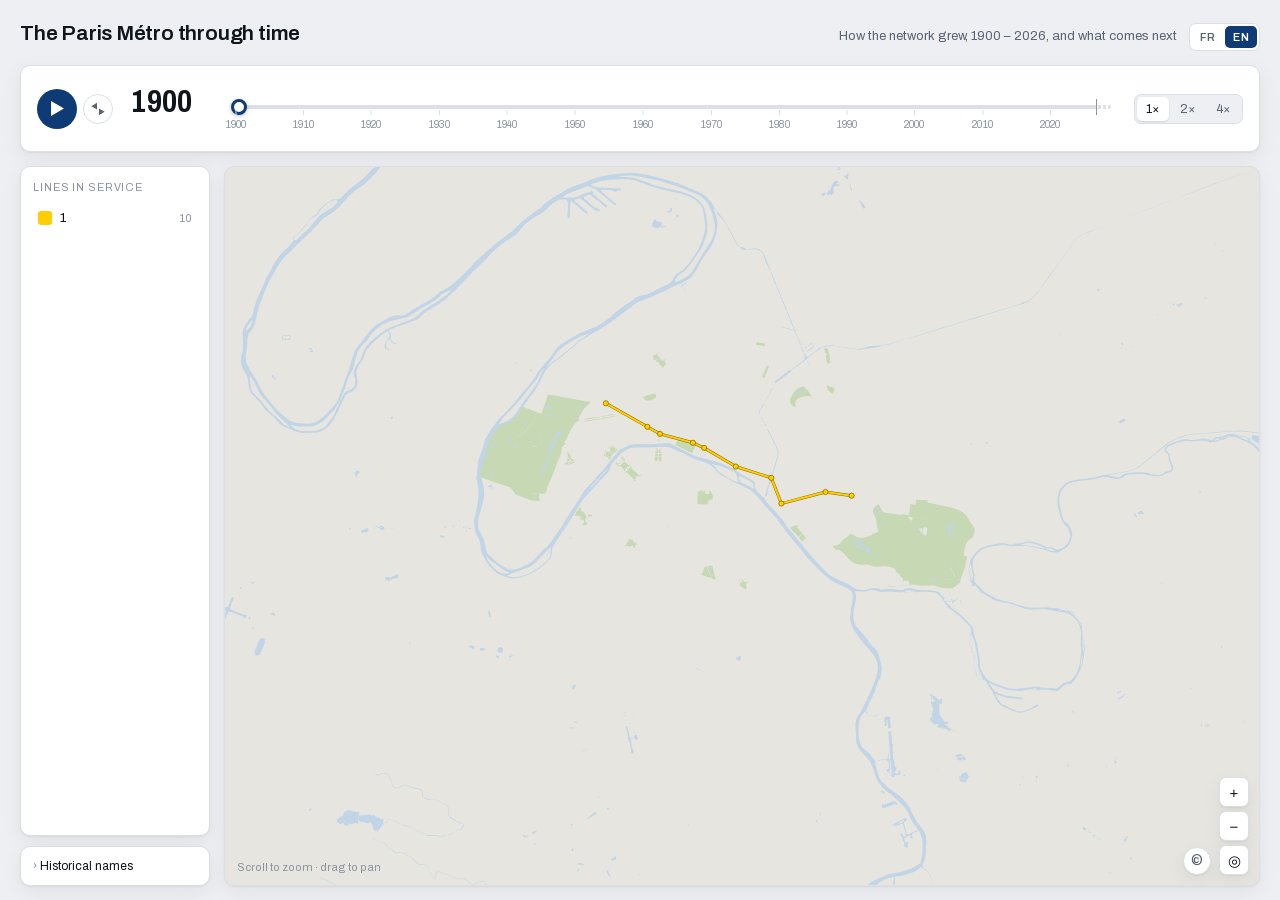
<file: app/index.html>
<!DOCTYPE html>
<html lang="fr">
<head>
<meta charset="utf-8">
<meta name="viewport" content="width=device-width, initial-scale=1, viewport-fit=cover">
<title>Chronologie du métro de Paris</title>
<meta name="description" content="L'expansion du métro parisien de 1900 à 2026, année par année, et les lignes en projet jusqu'en 2028.">
<meta name="color-scheme" content="light dark">
<meta property="og:type" content="website">
<meta property="og:title" content="The Paris Métro through time">
<meta property="og:description" content="Every station and stretch of track since 1900, year by year, and the lines to come.">
<meta property="og:image" content="https://metro-de-paris.puzzled-data.com/social.png">
<meta property="og:image:width" content="1200">
<meta property="og:image:height" content="630">
<meta property="og:url" content="https://metro-de-paris.puzzled-data.com/">
<meta name="twitter:card" content="summary_large_image">
<link rel="icon" href="favicon.svg" type="image/svg+xml">
<link rel="stylesheet" href="css/app.css">
</head>
<body>

<div id="app">

  <header>
    <h1 data-i18n="title">Chronologie du métro de Paris</h1>
    <div class="header-end">
      <div class="subtitle" data-i18n="subtitle">L'expansion du réseau, 1900 – 2026, et ce qui vient</div>
      <div class="lang" id="lang" role="group" data-i18n-aria-label="lang.group">
        <button data-lang="fr" aria-pressed="true">FR</button>
        <button data-lang="en" aria-pressed="false">EN</button>
      </div>
    </div>
  </header>

  <div class="timeline panel">
    <div class="transport">
      <button id="play" data-i18n-aria-label="play.start">
        <svg id="play-icon" viewBox="0 0 12 14" aria-hidden="true">
          <path d="M0 0 L12 7 L0 14 Z"/>
        </svg>
      </button>
      <button id="reverse" aria-pressed="false" data-i18n-aria-label="play.reverse">
        <svg viewBox="0 0 14 14" aria-hidden="true">
          <path d="M6 0.8 L0.3 4.2 L6 7.6 Z M8 6.4 L13.7 9.8 L8 13.2 Z"/>
        </svg>
      </button>
    </div>

    <div class="year-box">
      <div class="year" id="year" aria-live="polite">1900</div>
      <div class="year-flag" id="year-flag" data-i18n="year.planned">projet</div>
    </div>

    <div class="scrubber" id="scrubber" tabindex="0" role="slider"
         data-i18n-aria-label="scrubber"
         aria-valuemin="1900" aria-valuenow="1900">
      <div class="track"></div>
      <div class="fill" id="fill"></div>
      <!-- The projected stretch of the timeline, and the rule marking today.
           Drawn over the fill so scrubbing into the future still reads as
           projection. Positioned and shown by positionEra() in app.js. -->
      <div class="future" id="future"></div>
      <div class="today" id="today"></div>
      <div class="handle" id="handle"></div>
    </div>

    <div class="speed" id="speed" role="group" data-i18n-aria-label="speed">
      <button data-speed="1" aria-pressed="true">1&times;</button>
      <button data-speed="2" aria-pressed="false">2&times;</button>
      <button data-speed="4" aria-pressed="false">4&times;</button>
    </div>
  </div>

  <main>
    <div class="rail">
      <div id="legend" class="panel">
        <div class="legend-title" data-i18n="legend">Lignes en service</div>
        <div class="chips" id="chips"></div>
        <div class="legend-note" id="legend-note" data-i18n="legend.planned"></div>
      </div>

      <details class="notes panel">
        <summary data-i18n="notes.title">Noms historiques</summary>
        <div data-i18n-html="notes.body"></div>
      </details>
    </div>

    <div id="map" class="panel">
      <div class="zoom-controls">
        <button id="zoom-in" data-i18n-aria-label="zoom.in">+</button>
        <button id="zoom-out" data-i18n-aria-label="zoom.out">&minus;</button>
        <button id="zoom-reset" data-i18n-aria-label="zoom.reset">&#9678;</button>
      </div>
      <div class="hint" data-i18n="hint">Molette pour zoomer &middot; glisser pour déplacer</div>
      <button id="credits-open" class="credits-btn" data-i18n-aria-label="credits.open">&copy;</button>
    </div>
  </main>

</div>

<div id="tooltip" role="tooltip"></div>

<dialog id="credits" aria-labelledby="credits-title">
  <div class="credits-head">
    <h2 id="credits-title" data-i18n="credits.title">Crédits et licences</h2>
    <button id="credits-close" data-i18n-aria-label="credits.close">&times;</button>
  </div>
  <div class="credits-body" data-i18n-html="credits.body"></div>
</dialog>

<script src="js/d3.v7.min.js"></script>
<script src="js/data.js"></script>
<script src="js/i18n.js"></script>
<script src="js/app.js"></script>
</body>
</html>
</file>
<file: app/css/app.css>
/* Archivo (Omnibus-Type, SIL OFL 1.1). One variable file carries both the
   normal and narrow widths through font-stretch, so the interface and the
   condensed year readout come from a single 88 KB download. Self-hosted
   rather than linked: the app is meant to run from file://, where a CDN
   stylesheet would not load. Latin subset only — nothing in the data or the
   interface goes above U+00FF, and the dashes sit in latin's U+2000 range. */

@font-face {
  font-family: "Archivo";
  font-style: normal;
  font-weight: 400 700;
  font-stretch: 62% 125%;
  font-display: swap;
  src: url("../fonts/archivo-latin-var.woff2") format("woff2");
}

/* Chronologie du métro de Paris — app styles.
   One palette, two themes: every colour is a custom property redefined under
   prefers-color-scheme, so nothing hard-codes a light-mode assumption. Metro
   line colours are data, not theme, and come from the GeoJSON. */

:root {
  --bg: #edeff2;          /* glazed tile white, cool rather than cream */
  --panel: #ffffff;
  --ink: #10151c;         /* near-black carrying the plate's blue bias */
  --muted: #5a6473;
  --faint: #8b94a3;
  --border: #dbdfe6;
  --water: #c2d5e6;
  --park: #c6d9b4;
  --land: #e7e5df;
  --accent: #0e3a76;      /* the enamel station plate, unchanged since 1900 */
  --highlight: #e3a23c;   /* Guimard amber, the one warm note */
  --shadow: 0 1px 2px rgba(0, 0, 0, .06), 0 6px 20px rgba(0, 0, 0, .06);
  --dim: .1;
  --radius: 10px;
}

@media (prefers-color-scheme: dark) {
  :root {
    --bg: #10141a;
    --panel: #171c24;
    --ink: #e8ebef;
    --muted: #939cab;
    --faint: #6d7788;
    --border: #262d38;
    --water: #1d3a50;
    --park: #1e2c1d;
    --land: #191c20;
    --accent: #7fb0ee;
    --highlight: #e3a23c;
    --shadow: 0 1px 2px rgba(0, 0, 0, .4), 0 6px 20px rgba(0, 0, 0, .35);
    --dim: .14;
  }
}

* { box-sizing: border-box; }

html, body {
  margin: 0;
  padding: 0;
  height: 100%;
}

body {
  background: var(--bg);
  color: var(--ink);
  font: 15px/1.5 "Archivo", -apple-system, BlinkMacSystemFont, "Segoe UI",
        Helvetica, Arial, sans-serif;
  font-stretch: 100%;
  -webkit-font-smoothing: antialiased;
  overflow: hidden;
}

#app {
  display: grid;
  grid-template-rows: auto auto minmax(0, 1fr);
  height: 100%;
  max-width: 1400px;
  margin: 0 auto;
  padding: 18px 20px 14px;
  gap: 14px;
}

/* ---------- header ---------- */

header {
  display: flex;
  align-items: baseline;
  justify-content: space-between;
  gap: 16px;
  flex-wrap: wrap;
}

h1 {
  margin: 0;
  font-size: 21px;
  font-weight: 600;
  letter-spacing: -.01em;
}

.subtitle {
  color: var(--muted);
  font-size: 13px;
}

/* ---------- timeline ---------- */

.timeline {
  display: grid;
  grid-template-columns: auto auto minmax(0, 1fr) auto;
  align-items: center;
  gap: 14px;
  /* the scrubber adds its own left margin, see .scrubber */
  background: var(--panel);
  border: 1px solid var(--border);
  border-radius: var(--radius);
  box-shadow: var(--shadow);
  padding: 12px 16px;
}

.transport {
  display: flex;
  align-items: center;
  gap: 6px;
}

#play {
  width: 40px;
  height: 40px;
  flex: none;
  border: none;
  border-radius: 50%;
  background: var(--accent);
  color: #fff;
  cursor: pointer;
  display: grid;
  place-items: center;
  transition: transform .12s ease, filter .12s ease;
}

#play:hover { filter: brightness(1.08); }
#play:active { transform: scale(.94); }
#play svg { width: 15px; height: 15px; fill: currentColor; }

/* A direction toggle rather than a second transport, so it sits smaller than
   play and latches on when time is running backwards. */
#reverse {
  width: 30px;
  height: 30px;
  flex: none;
  border: 1px solid var(--border);
  border-radius: 50%;
  background: var(--panel);
  color: var(--muted);
  cursor: pointer;
  display: grid;
  place-items: center;
  transition: transform .12s ease, color .12s ease, border-color .12s ease;
}

#reverse:hover { color: var(--accent); border-color: var(--accent); }
#reverse:active { transform: scale(.92); }
#reverse svg { width: 14px; height: 14px; fill: currentColor; }

#reverse[aria-pressed="true"] {
  background: var(--accent);
  border-color: var(--accent);
  color: #fff;
}

/* The flag sits under the year rather than beside it, so turning it on never
   shifts the year readout sideways mid-playback. */
.year-box {
  display: flex;
  flex-direction: column;
  justify-content: center;
  margin-left: 4px;
}

.year-flag {
  font-size: 10px;
  text-transform: uppercase;
  letter-spacing: .08em;
  font-weight: 600;
  color: var(--faint);
  visibility: hidden;
  margin-top: -2px;
}

.year-flag.on { visibility: visible; }

.year {
  font-variant-numeric: tabular-nums;
  font-stretch: 76%;       /* the narrow cut, from the same variable file */
  font-size: 32px;
  font-weight: 700;
  letter-spacing: 0;
  min-width: 4.2ch;
}

/* The scrubber is a plain div; the track, ticks and handle are absolutely
   positioned inside it and driven from JS. */
.scrubber {
  position: relative;
  height: 46px;
  margin-left: 18px;
  cursor: pointer;
  touch-action: none;      /* we handle the drag ourselves via pointer events */
  user-select: none;
  -webkit-user-select: none;
}

.scrubber:focus-visible {
  outline: 2px solid var(--accent);
  outline-offset: 4px;
  border-radius: 6px;
}

.track, .fill {
  position: absolute;
  top: 19px;
  height: 4px;
  border-radius: 2px;
  pointer-events: none;
}

.track { left: 9px; right: 9px; background: var(--border); }
.fill { left: 9px; background: var(--accent); }

/* Past today the timeline stops being a record. The track takes the same
   dashed language as the planned lines on the map, drawn over the fill so
   that scrubbing into the future does not paint it solid again. */
.future {
  position: absolute;
  top: 19px;
  height: 4px;
  right: 9px;
  border-radius: 2px;
  pointer-events: none;
  display: none;
  background: repeating-linear-gradient(
    90deg, var(--panel) 0 2px, transparent 2px 5px);
}

.today {
  position: absolute;
  top: 13px;
  width: 1px;
  height: 16px;
  background: var(--faint);
  pointer-events: none;
  display: none;
}

.future.on, .today.on { display: block; }

.tick {
  position: absolute;
  top: 31px;
  font-size: 10px;
  color: var(--faint);
  transform: translateX(-50%);
  pointer-events: none;
  font-variant-numeric: tabular-nums;
}

/* Sits between the track and the label rather than crossing the track. */
.tick::before {
  content: "";
  position: absolute;
  left: 50%;
  top: -7px;
  width: 1px;
  height: 5px;
  background: var(--border);
}

.handle {
  position: absolute;
  top: 21px;
  width: 16px;
  height: 16px;
  margin: -8px 0 0 -8px;
  border-radius: 50%;
  background: var(--panel);
  border: 3px solid var(--accent);
  box-shadow: 0 1px 4px rgba(0, 0, 0, .25);
  pointer-events: none;
  transition: transform .1s ease;
}

.scrubber.dragging .handle { transform: scale(1.2); }

.speed {
  display: flex;
  gap: 2px;
  background: var(--bg);
  border: 1px solid var(--border);
  border-radius: 7px;
  padding: 2px;
}

.speed button {
  border: none;
  background: none;
  color: var(--muted);
  font: inherit;
  font-size: 12px;
  padding: 3px 9px;
  border-radius: 5px;
  cursor: pointer;
}

.speed button[aria-pressed="true"] {
  background: var(--panel);
  color: var(--ink);
  box-shadow: 0 1px 2px rgba(0, 0, 0, .12);
}

/* ---------- main: legend rail + map ---------- */

main {
  display: grid;
  grid-template-columns: 190px minmax(0, 1fr);
  gap: 14px;
  min-height: 0;
}

.rail {
  display: flex;
  flex-direction: column;
  gap: 10px;
  min-height: 0;
}

.panel {
  background: var(--panel);
  border: 1px solid var(--border);
  border-radius: var(--radius);
  box-shadow: var(--shadow);
}

#legend {
  padding: 12px;
  overflow-y: auto;
  min-height: 0;
  flex: 1;
}

.legend-title {
  font-size: 11px;
  text-transform: uppercase;
  letter-spacing: .08em;
  color: var(--faint);
  margin-bottom: 9px;
}

.chip {
  display: flex;
  align-items: center;
  gap: 8px;
  padding: 4px 5px;
  border-radius: 6px;
  cursor: default;
  transition: opacity .15s ease, background .15s ease;
  font-size: 13px;
}

.chip:hover { background: var(--bg); }
.chip.dim { opacity: var(--dim); }

.swatch {
  width: 14px;
  height: 14px;
  border-radius: 3px;
  flex: none;
}

/* Hollow, mirroring the hollow stations on the map. */
.chip.planned .swatch {
  background: none !important;
  border: 2px solid;
}

.chip.planned .label { font-style: italic; }

.legend-note {
  display: none;
  margin-top: 10px;
  font-size: 11px;
  line-height: 1.35;
  color: var(--faint);
}

.legend-note.on { display: block; }

.count {
  margin-left: auto;
  color: var(--faint);
  font-size: 11px;
  font-variant-numeric: tabular-nums;
}

.notes {
  padding: 10px 12px;
  font-size: 12px;
  color: var(--muted);
}

.notes summary {
  cursor: pointer;
  color: var(--ink);
  font-size: 12px;
  list-style: none;
}

.notes summary::-webkit-details-marker { display: none; }
.notes summary::before { content: "› "; color: var(--faint); }
.notes[open] summary::before { content: "⌄ "; }
.notes p { margin: 8px 0 0; }
.notes b { color: var(--ink); font-weight: 600; }

/* ---------- map ---------- */

#map {
  position: relative;
  overflow: hidden;
  background: var(--land);
}

#map svg { display: block; width: 100%; height: 100%; }

.water { fill: var(--water); stroke: none; }
.parks { fill: var(--park); stroke: none; }

.line {
  fill: none;
  stroke-width: 2.0;
  stroke-linecap: round;
  stroke-linejoin: round;
  vector-effect: non-scaling-stroke;  /* keeps width constant under zoom */
  cursor: pointer;
}

.station {
  /* stroke colour is set per station in app.js: its own hue, shaded */
  stroke-width: .8;
  vector-effect: non-scaling-stroke;
  cursor: pointer;
}

/* The casing sits under .line and 1px wider, leaving half a pixel of shaded
   edge on each side. Twelve of the twenty-two RATP colours fall below the 3:1
   contrast floor against the land tone — line 1's yellow reaches only 1.19:1 —
   and this restores a readable edge without altering a single brand hue.
   Line and casing together come to 3px, against 2.6px for the bare line before
   casing existed: the edge costs almost nothing in apparent weight. */
.casing {
  fill: none;
  stroke-width: 3.0;
  stroke-linecap: round;
  stroke-linejoin: round;
  vector-effect: non-scaling-stroke;
  pointer-events: none;
}

/* Projected track. Dashed rather than faded, because the fade is already
   spoken for by the hover dim: a dimmed built line and a highlighted planned
   one would be the same grey. The casing takes the same pattern, or it would
   read as a solid line under a dotted one.

   vector-effect holds the stroke width constant under zoom but not the dash
   spacing, so the pattern is set in the same units the stroke is drawn in and
   checked at both ends of the zoom range. */
.line.planned, .casing.planned {
  stroke-dasharray: 5 4;
  stroke-linecap: butt;
}

/* A station that does not exist yet is a ring, not a dot. The fill is the
   land tone rather than none, so the dashed line does not run through it. */
.station.planned {
  fill: var(--land) !important;
  stroke-width: 1.3;
}

.hidden { opacity: 0 !important; pointer-events: none; }

.zoom-controls {
  position: absolute;
  right: 10px;
  bottom: 10px;
  display: flex;
  flex-direction: column;
  gap: 4px;
}

.zoom-controls button {
  width: 30px;
  height: 30px;
  border: 1px solid var(--border);
  background: var(--panel);
  color: var(--ink);
  border-radius: 7px;
  font-size: 15px;
  line-height: 1;
  cursor: pointer;
  box-shadow: var(--shadow);
}

.zoom-controls button:hover { background: var(--bg); }

.hint {
  position: absolute;
  left: 12px;
  bottom: 10px;
  font-size: 11px;
  color: var(--faint);
  pointer-events: none;
}

/* ---------- tooltip ---------- */

#tooltip {
  position: fixed;
  z-index: 20;
  pointer-events: none;
  opacity: 0;
  transition: opacity .12s ease;
  background: var(--panel);
  color: var(--ink);
  border: 1px solid var(--border);
  border-radius: 7px;
  box-shadow: var(--shadow);
  padding: 7px 10px;
  font-size: 12.5px;
  max-width: 240px;
}

#tooltip.on { opacity: 1; }
#tooltip .t-name { font-weight: 600; }
#tooltip .t-meta { color: var(--muted); font-size: 11.5px; margin-top: 2px; }

/* ---------- narrow screens ---------- */

@media (max-width: 760px) {
  body { overflow: auto; }

  #app {
    grid-template-rows: auto auto auto auto;
    height: auto;
    min-height: 100%;
    padding: 12px 12px 16px;
  }

  header { gap: 4px; }
  h1 { font-size: 18px; }

  .timeline {
    grid-template-columns: auto minmax(0, 1fr);
    grid-template-areas: "play year" "scrub scrub" "speed speed";
    gap: 18px 12px;
    padding: 12px;
  }

  .transport { grid-area: play; }
  .year-box { grid-area: year; margin-left: 0; }
  .year { font-size: 26px; }
  /* stacked here, so the horizontal offset would only misalign it */
  .scrubber { grid-area: scrub; height: 50px; margin-left: 0; }
  .track, .fill, .future { top: 21px; }
  .today { top: 15px; }
  .tick { top: 33px; }
  .handle { top: 23px; width: 20px; height: 20px; margin: -10px 0 0 -10px; }
  .speed { grid-area: speed; justify-self: start; }

  /* legend moves above the map as a horizontal strip */
  main {
    grid-template-columns: minmax(0, 1fr);
    grid-template-areas: "legend" "map" "notes";
    gap: 10px;
  }

  .rail { display: contents; }
  #legend { grid-area: legend; overflow-x: auto; overflow-y: hidden; flex: none; }
  .notes { grid-area: notes; }
  #map { grid-area: map; height: 58vh; min-height: 320px; }

  .legend-title { display: none; }

  #legend .chips {
    display: flex;
    gap: 6px;
    flex-wrap: nowrap;
  }

  .chip {
    flex: none;
    border: 1px solid var(--border);
    padding: 5px 9px;
    white-space: nowrap;
  }

  .count { display: none; }
  .hint { display: none; }
}

/* ---------- visibility + highlight ----------
   Year changes and highlighting are class toggles, so the fades are done by CSS
   rather than by transitioning 740 nodes in JS. #app.no-anim kills the
   transition while the user is scrubbing, where instant feedback is wanted. */

.line, .station, .casing { transition: opacity .28s ease; }
.line.dim, .station.dim, .casing.dim { opacity: var(--dim); }
#app.no-anim .line,
#app.no-anim .station,
#app.no-anim .casing { transition: none; }

/* ---------- language switch ---------- */

.header-end {
  display: flex;
  align-items: center;
  gap: 12px;
}

.lang {
  display: flex;
  gap: 2px;
  background: var(--panel);
  border: 1px solid var(--border);
  border-radius: 7px;
  padding: 2px;
}

.lang button {
  border: none;
  background: none;
  color: var(--muted);
  font: inherit;
  font-size: 11px;
  font-weight: 600;
  letter-spacing: .03em;
  padding: 3px 8px;
  border-radius: 5px;
  cursor: pointer;
}

.lang button[aria-pressed="true"] {
  background: var(--accent);
  color: #fff;
}

/* ---------- credits ----------
   ODbL requires the attribution to travel with the map itself, so this sits on
   the map rather than in the README. It stays visible at every width — unlike
   .hint, which is decorative and hides on narrow screens. */

.credits-btn {
  position: absolute;
  right: 48px;                /* clear of the zoom stack at right: 10px */
  bottom: 10px;
  width: 28px;
  height: 28px;
  border: 1px solid var(--border);
  border-radius: 50%;
  background: var(--panel);
  color: var(--muted);
  font: inherit;
  font-size: 14px;
  line-height: 1;
  cursor: pointer;
  display: grid;
  place-items: center;
  box-shadow: var(--shadow);
}

.credits-btn:hover { color: var(--accent); border-color: var(--accent); }

#credits {
  border: none;
  border-radius: var(--radius);
  padding: 0;
  max-width: 460px;
  width: calc(100% - 32px);
  background: var(--panel);
  color: var(--ink);
  box-shadow: 0 10px 50px rgba(0, 0, 0, .3);
}

#credits::backdrop { background: rgba(0, 0, 0, .45); }

.credits-head {
  display: flex;
  align-items: center;
  justify-content: space-between;
  gap: 16px;
  padding: 16px 18px;
  border-bottom: 1px solid var(--border);
}

.credits-head h2 {
  margin: 0;
  font-size: 15px;
  font-weight: 600;
}

#credits-close {
  border: none;
  background: none;
  color: var(--muted);
  font-size: 20px;
  line-height: 1;
  cursor: pointer;
  padding: 0 4px;
}

#credits-close:hover { color: var(--ink); }

.credits-body {
  padding: 16px 18px 20px;
  font-size: 13px;
  line-height: 1.55;
  max-height: 60vh;
  overflow-y: auto;
}

.credits-body p { margin: 0 0 12px; }
.credits-body p:last-child { margin-bottom: 0; }
.credits-body b { font-weight: 600; }
.credits-body a { color: var(--accent); }

.credits-by {
  border-bottom: 1px solid var(--border);
  padding-bottom: 12px;
}

.credits-note {
  color: var(--muted);
  font-size: 12px;
  border-top: 1px solid var(--border);
  padding-top: 12px;
}
</file>
